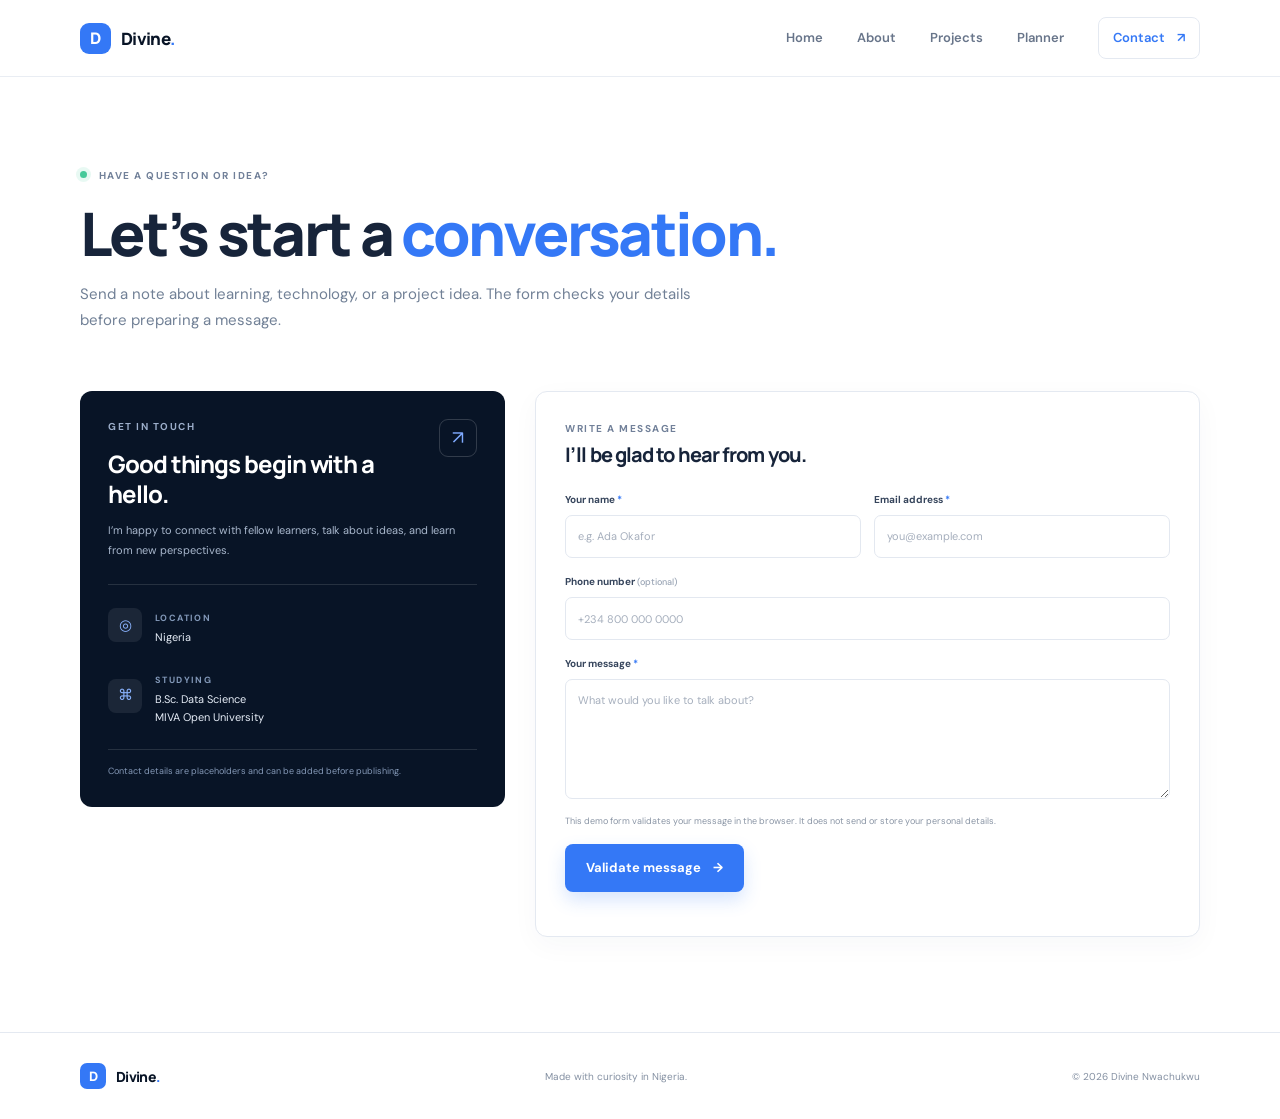
<file: contact.html>
<!doctype html>
<html lang="en">
<head>
  <meta charset="utf-8"><meta name="viewport" content="width=device-width, initial-scale=1">
  <meta name="description" content="Contact MIVA Open University Data Science student Divine Nwachukwu.">
  <title>Contact | Divine Nwachukwu</title>
  <link rel="preconnect" href="https://fonts.googleapis.com"><link rel="preconnect" href="https://fonts.gstatic.com" crossorigin>
  <link href="https://fonts.googleapis.com/css2?family=DM+Sans:wght@400;500;600;700&family=Manrope:wght@400;500;600;700;800&display=swap" rel="stylesheet">
  <link rel="stylesheet" href="style.css"><script src="script.js" defer></script>
</head>
<body><a class="skip-link" href="#main">Skip to content</a>
  <header class="site-header"><div class="container nav-wrap"><a class="brand" href="index.html"><span class="brand-mark">D</span><span>Divine<span class="brand-dot">.</span></span></a><button class="menu-toggle" type="button" aria-expanded="false" aria-controls="primary-nav" aria-label="Open navigation"><span></span><span></span></button><nav class="primary-nav" id="primary-nav" aria-label="Main navigation"><a href="index.html">Home</a><a href="about.html">About</a><a href="projects.html">Projects</a><a href="planner.html">Planner</a><a class="nav-contact" href="contact.html">Contact <span aria-hidden="true">↗</span></a></nav></div></header>
  <main id="main">
    <section class="page-hero container contact-hero"><p class="eyebrow"><span class="status-dot"></span> HAVE A QUESTION OR IDEA?</p><h1>Let’s start a <span class="text-gradient">conversation.</span></h1><p>Send a note about learning, technology, or a project idea. The form checks your details before preparing a message.</p></section>
    <section class="container contact-layout section-top">
      <aside class="contact-aside"><div class="contact-aside-top"><span class="contact-symbol">↗</span><p class="eyebrow">GET IN TOUCH</p><h2>Good things begin with a hello.</h2><p>I’m happy to connect with fellow learners, talk about ideas, and learn from new perspectives.</p></div><div class="contact-detail"><span class="detail-icon">◎</span><div><span class="card-kicker">LOCATION</span><p>Nigeria</p></div></div><div class="contact-detail"><span class="detail-icon">⌘</span><div><span class="card-kicker">STUDYING</span><p>B.Sc. Data Science<br>MIVA Open University</p></div></div><p class="contact-placeholder-note">Contact details are placeholders and can be added before publishing.</p></aside>
      <div class="contact-form-panel"><div class="panel-heading"><div><p class="eyebrow">WRITE A MESSAGE</p><h2>I’ll be glad to hear from you.</h2></div></div><form id="contact-form" novalidate>
        <div class="form-row"><div class="form-field"><label for="contact-name">Your name <span>*</span></label><input id="contact-name" name="name" autocomplete="name" type="text" placeholder="e.g. Ada Okafor" required aria-describedby="name-error"><span class="field-error" id="name-error"></span></div><div class="form-field"><label for="contact-email">Email address <span>*</span></label><input id="contact-email" name="email" autocomplete="email" type="email" placeholder="you@example.com" required aria-describedby="email-error"><span class="field-error" id="email-error"></span></div></div>
        <div class="form-field"><label for="contact-phone">Phone number <span class="optional">(optional)</span></label><input id="contact-phone" name="phone" autocomplete="tel" type="tel" placeholder="+234 800 000 0000" aria-describedby="phone-error"><span class="field-error" id="phone-error"></span></div>
        <div class="form-field"><label for="contact-message">Your message <span>*</span></label><textarea id="contact-message" name="message" rows="5" maxlength="2000" placeholder="What would you like to talk about?" required aria-describedby="message-error"></textarea><span class="field-error" id="message-error"></span></div>
        <p class="form-hint">This demo form validates your message in the browser. It does not send or store your personal details.</p><button class="button button-primary" type="submit">Validate message <span>→</span></button><p id="contact-status" class="form-status" role="status" aria-live="polite"></p>
      </form></div>
    </section>
  </main>
  <footer class="site-footer"><div class="container footer-inner"><a class="brand" href="index.html"><span class="brand-mark">D</span><span>Divine<span class="brand-dot">.</span></span></a><p>Made with curiosity in Nigeria.</p><p>© <span data-year></span> Divine Nwachukwu</p></div></footer>
</body></html>
</file>
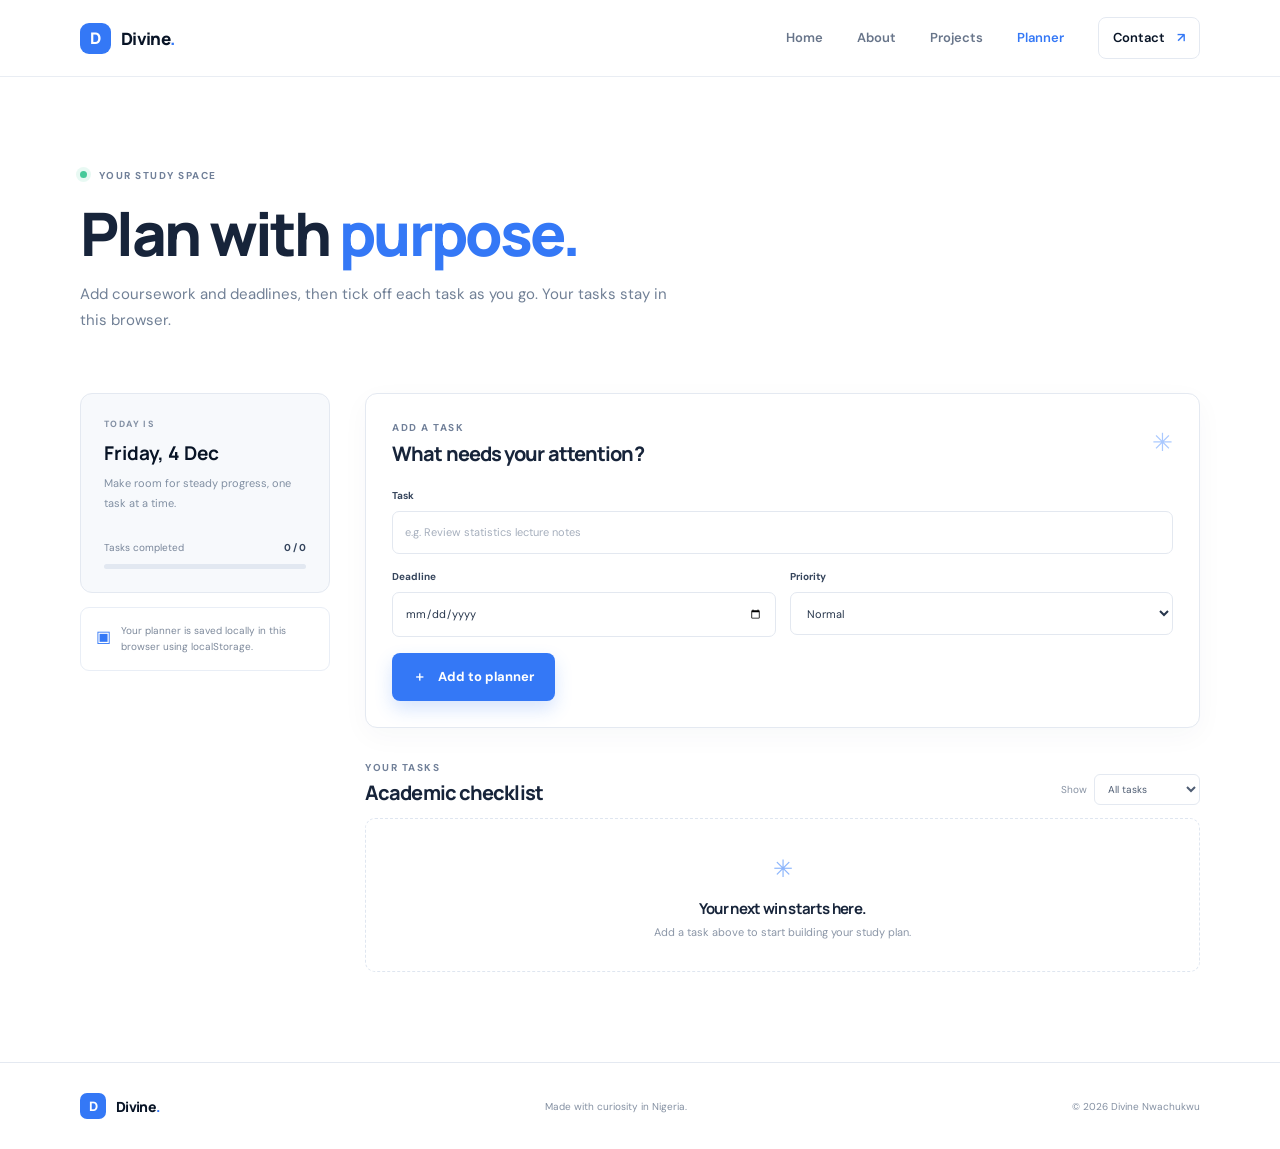
<file: planner.html>
<!doctype html>
<html lang="en">
<head>
  <meta charset="utf-8"><meta name="viewport" content="width=device-width, initial-scale=1">
  <meta name="description" content="Plan coursework and deadlines with Divine Nwachukwu's local, interactive academic planner.">
  <title>Academic Planner | Divine Nwachukwu</title>
  <link rel="preconnect" href="https://fonts.googleapis.com"><link rel="preconnect" href="https://fonts.gstatic.com" crossorigin>
  <link href="https://fonts.googleapis.com/css2?family=DM+Sans:wght@400;500;600;700&family=Manrope:wght@400;500;600;700;800&display=swap" rel="stylesheet">
  <link rel="stylesheet" href="style.css"><script src="script.js" defer></script>
</head>
<body><a class="skip-link" href="#main">Skip to content</a>
  <header class="site-header"><div class="container nav-wrap"><a class="brand" href="index.html"><span class="brand-mark">D</span><span>Divine<span class="brand-dot">.</span></span></a><button class="menu-toggle" type="button" aria-expanded="false" aria-controls="primary-nav" aria-label="Open navigation"><span></span><span></span></button><nav class="primary-nav" id="primary-nav" aria-label="Main navigation"><a href="index.html">Home</a><a href="about.html">About</a><a href="projects.html">Projects</a><a href="planner.html">Planner</a><a class="nav-contact" href="contact.html">Contact <span aria-hidden="true">↗</span></a></nav></div></header>
  <main id="main">
    <section class="page-hero container planner-hero"><p class="eyebrow"><span class="status-dot"></span> YOUR STUDY SPACE</p><h1>Plan with <span class="text-gradient">purpose.</span></h1><p>Add coursework and deadlines, then tick off each task as you go. Your tasks stay in this browser.</p></section>
    <section class="container planner-layout section-top">
      <aside class="planner-sidebar"><div class="today-card"><p class="card-kicker">TODAY IS</p><p class="today-date" data-today></p><p class="muted-copy">Make room for steady progress, one task at a time.</p><div class="progress-label"><span>Tasks completed</span><strong data-progress-count>0 / 0</strong></div><div class="progress-track"><span data-progress-bar></span></div></div><div class="privacy-note"><span>▣</span><p>Your planner is saved locally in this browser using localStorage.</p></div></aside>
      <div class="planner-main"><div class="planner-panel"><div class="panel-heading"><div><p class="eyebrow">ADD A TASK</p><h2>What needs your attention?</h2></div><span class="panel-spark">✳</span></div><form id="task-form" class="task-form" novalidate><div class="form-field task-title-field"><label for="task-title">Task</label><input id="task-title" name="title" type="text" maxlength="120" placeholder="e.g. Review statistics lecture notes" required><span class="field-error" id="task-title-error"></span></div><div class="form-row"><div class="form-field"><label for="task-deadline">Deadline</label><input id="task-deadline" name="deadline" type="date"></div><div class="form-field"><label for="task-priority">Priority</label><select id="task-priority" name="priority"><option value="normal">Normal</option><option value="high">High</option><option value="low">Low</option></select></div></div><button class="button button-primary add-task-button" type="submit"><span aria-hidden="true">＋</span> Add to planner</button></form></div>
        <div class="task-list-heading"><div><p class="eyebrow">YOUR TASKS</p><h2>Academic checklist</h2></div><label class="filter-label" for="task-filter">Show <select id="task-filter"><option value="all">All tasks</option><option value="active">To do</option><option value="completed">Completed</option></select></label></div>
        <div id="task-list" class="task-list" aria-live="polite"></div><div id="empty-tasks" class="empty-state"><span class="empty-icon">✳</span><h3>Your next win starts here.</h3><p>Add a task above to start building your study plan.</p></div><p id="planner-status" class="sr-only" aria-live="polite"></p>
      </div>
    </section>
  </main>
  <footer class="site-footer"><div class="container footer-inner"><a class="brand" href="index.html"><span class="brand-mark">D</span><span>Divine<span class="brand-dot">.</span></span></a><p>Made with curiosity in Nigeria.</p><p>© <span data-year></span> Divine Nwachukwu</p></div></footer>
</body></html>
</file>
<file: style.css>
/* Shared visual system */
:root{--navy:#081426;--navy-2:#0e1e34;--blue:#3478f6;--cyan:#54c9f5;--ink:#17243a;--muted:#758196;--line:#e4e9f1;--paper:#fff;--soft:#f5f8fc;--green:#47c99a;--font-body:"DM Sans",sans-serif;--font-display:"Manrope",sans-serif}
*{box-sizing:border-box}html{scroll-behavior:smooth}body{margin:0;color:var(--ink);background:var(--paper);font-family:var(--font-body);font-size:15px;line-height:1.7;-webkit-font-smoothing:antialiased}img{display:block;max-width:100%}a{color:inherit;text-decoration:none}button,input,textarea,select{font:inherit}button,a,input,textarea,select{-webkit-tap-highlight-color:transparent}.container{width:min(1120px,calc(100% - 48px));margin-inline:auto}.sr-only{position:absolute;width:1px;height:1px;padding:0;margin:-1px;overflow:hidden;clip:rect(0,0,0,0);white-space:nowrap;border:0}.skip-link{position:absolute;top:-60px;left:16px;z-index:100;background:#fff;color:var(--navy);padding:10px 16px;border-radius:8px}.skip-link:focus{top:12px}.site-header{position:sticky;top:0;z-index:50;background:rgba(255,255,255,.94);border-bottom:1px solid rgba(228,233,241,.8);backdrop-filter:blur(16px)}.nav-wrap{height:76px;display:flex;align-items:center;justify-content:space-between}.brand{display:inline-flex;align-items:center;gap:10px;color:var(--navy);font:800 17px var(--font-display);letter-spacing:-.7px}.brand-mark{width:31px;height:31px;display:grid;place-items:center;background:var(--blue);color:#fff;border-radius:9px;font-size:16px}.brand-dot{color:var(--blue)}.primary-nav{display:flex;align-items:center;gap:34px}.primary-nav>a{font-size:13px;font-weight:600;color:#68758a;transition:color .2s ease}.primary-nav>a:hover,.primary-nav>a[aria-current=page]{color:var(--blue)}.primary-nav .nav-contact{border:1px solid var(--line);border-radius:8px;padding:9px 14px;color:var(--navy)}.nav-contact span{padding-left:9px;color:var(--blue)}.menu-toggle{display:none}
.eyebrow{margin:0 0 15px;color:#718099;font-size:10px;font-weight:700;letter-spacing:1.5px;line-height:1.5}.status-dot{display:inline-block;width:7px;height:7px;margin-right:8px;vertical-align:1px;border-radius:50%;background:var(--green);box-shadow:0 0 0 4px rgba(71,201,154,.12)}h1,h2,h3,p{margin-top:0}h1,h2,h3{font-family:var(--font-display);letter-spacing:-.045em}h1{font-size:clamp(42px,5.4vw,70px);line-height:1.12;font-weight:800}h2{font-size:clamp(25px,3vw,34px);line-height:1.25;font-weight:750}h3{font-size:19px;line-height:1.4}.text-gradient{color:var(--blue)}.button{min-height:48px;display:inline-flex;align-items:center;justify-content:center;gap:12px;padding:0 20px;border:1px solid transparent;border-radius:8px;font-size:13px;font-weight:700;transition:transform .2s ease,box-shadow .2s ease,background .2s ease}.button:hover{transform:translateY(-2px)}.button-primary{background:var(--blue);color:white;box-shadow:0 8px 18px rgba(52,120,246,.2)}.button-primary:hover{background:#2469e7;box-shadow:0 11px 22px rgba(52,120,246,.28)}.button-quiet{padding-inline:10px;color:var(--navy)}.play-icon{display:grid;place-items:center;width:25px;height:25px;border:1px solid var(--line);border-radius:50%;font-size:8px;color:var(--blue)}.button-light{color:var(--navy);background:#fff}.button-light:hover{box-shadow:0 8px 24px rgba(0,0,0,.15)}
.hero{min-height:568px;display:grid;grid-template-columns:1.07fr .93fr;align-items:center;gap:50px;padding-top:45px;padding-bottom:58px}.hero-copy{padding:10px 0}.hero-copy .eyebrow{margin-bottom:20px}.hero h1{margin-bottom:22px}.hero-intro{max-width:500px;margin-bottom:28px;color:#647188;font-size:16px;line-height:1.8}.hero-intro strong{color:var(--ink);font-weight:700}.hero-actions{display:flex;align-items:center;gap:16px}.hero-meta{display:flex;align-items:center;gap:13px;margin-top:55px;color:#8390a3;font-size:11px}.hero-meta strong{color:var(--navy)}.meta-line{width:38px;height:1px;background:#d7deea}.hero-visual{position:relative;min-height:440px;display:grid;place-items:center}.portrait-frame{position:relative;width:min(344px,80%);height:390px;padding:12px;background:white;border:1px solid #e8edf5;border-radius:175px 175px 26px 26px;box-shadow:0 30px 75px rgba(14,30,52,.1);z-index:2}.portrait-frame>img{width:100%;height:100%;object-fit:cover;border-radius:165px 165px 18px 18px;background:#e8f0fd}.portrait-label{position:absolute;bottom:26px;left:50%;white-space:nowrap;transform:translateX(-50%);padding:8px 13px;border:1px solid rgba(255,255,255,.75);border-radius:30px;background:rgba(255,255,255,.94);font-size:9px;font-weight:700;letter-spacing:1px;color:#46536a;box-shadow:0 5px 16px rgba(7,20,38,.08)}.portrait-label .status-dot{width:6px;height:6px}.float-card{position:absolute;z-index:3;display:flex;align-items:center;gap:11px;padding:13px 15px;border:1px solid #edf0f5;border-radius:11px;background:#fff;box-shadow:0 14px 35px rgba(19,38,67,.1);color:#718096;font-size:10px;line-height:1.5}.float-card strong{color:var(--navy);font-size:12px}.float-card-top{top:69px;left:-4px}.float-icon{display:grid;place-items:center;width:30px;height:30px;border-radius:9px;background:#eef5ff;color:var(--blue);font-size:19px}.float-card-bottom{right:-2px;bottom:70px}.float-number{font:800 15px var(--font-display);color:var(--blue)}.visual-orbit{position:absolute;border:1px solid #eaf0fa;border-radius:50%;z-index:1}.orbit-one{width:430px;height:430px}.orbit-two{width:500px;height:500px;border-style:dashed;opacity:.65}.intro-strip{background:var(--soft);border-block:1px solid #edf1f7}.intro-strip-inner{min-height:78px;display:flex;align-items:center;gap:35px}.intro-strip-inner>p{margin:0;color:#8290a4;font-size:11px}.interest-list{display:flex;align-items:center;gap:18px;color:#34435b;font-size:12px;font-weight:600}.interest-list i{width:4px;height:4px;border-radius:50%;background:#a9b5c6}.intro-strip-inner>a{margin-left:auto;color:var(--blue);font-size:20px}
.section{padding-top:92px;padding-bottom:92px}.section-top{padding-top:30px}.section-heading{display:flex;align-items:end;justify-content:space-between;gap:24px;margin-bottom:30px}.section-heading .eyebrow{margin-bottom:8px}.section-heading h2{margin-bottom:0}.text-link{display:inline-flex;align-items:center;gap:10px;color:var(--blue);font-size:12px;font-weight:700}.text-link span{font-size:17px;transition:transform .2s}.text-link:hover span{transform:translateX(4px)}.home-bottom{padding-top:76px;padding-bottom:82px}.home-grid{display:grid;grid-template-columns:1fr 1fr 1fr;gap:18px}.feature-card,.video-card{position:relative;min-height:250px;padding:25px;border:1px solid var(--line);border-radius:13px;background:#fff}.feature-icon{display:grid;place-items:center;width:38px;height:38px;margin-bottom:21px;border-radius:10px;background:#eef4ff;color:var(--blue);font-size:19px}.card-kicker{margin:0 0 9px;color:#8390a4;font-size:9px;font-weight:700;letter-spacing:1.4px}.feature-card h3{margin:0 25px 10px 0}.feature-card>p:not(.card-kicker){max-width:280px;color:#748197;font-size:12px;line-height:1.7}.card-arrow{position:absolute;right:20px;bottom:18px;color:var(--blue);font-size:19px}.feature-card-blue{background:#f4f8ff;border-color:#e8f0ff}.feature-card-blue .feature-icon{background:#fff}.video-card{padding:19px}.video-heading{display:flex;justify-content:space-between;gap:8px}.video-heading .eyebrow{font-size:8px}.video-duration{color:#8e9aad;font-size:8px;font-weight:700;letter-spacing:.8px}.video-card video{width:100%;height:143px;border-radius:8px;background:#eaf1fa;object-fit:cover}.video-card>p{margin:10px 0 0;color:#7a8799;font-size:10px}.cta-band{background:var(--navy);color:#fff}.cta-inner{min-height:210px;display:flex;align-items:center;justify-content:space-between;gap:30px}.cta-inner .eyebrow{color:#8ea2c3}.cta-inner h2{margin:0 0 8px;font-size:29px}.cta-inner>div>p:last-child{margin:0;color:#aab8cc;font-size:13px}.site-footer{border-top:1px solid var(--line);background:#fff}.footer-inner{min-height:86px;display:flex;align-items:center;justify-content:space-between;gap:20px}.footer-inner>p{margin:0;color:#8490a2;font-size:10px}.footer-inner .brand{font-size:14px}.footer-inner .brand-mark{width:26px;height:26px;border-radius:7px;font-size:13px}
.page-hero{padding-top:91px;padding-bottom:39px}.page-hero .eyebrow{margin-bottom:17px}.page-hero h1{margin:0 0 15px;font-size:clamp(40px,5.1vw,60px)}.page-hero>p:last-child{max-width:615px;margin-bottom:0;color:#718096;font-size:15px}.about-layout{display:grid;grid-template-columns:.75fr 1.25fr;align-items:center;gap:76px;padding-bottom:34px}.about-photo{position:relative;width:100%;max-width:335px;height:350px;padding:10px;border:1px solid var(--line);border-radius:18px;background:var(--soft)}.about-photo img{width:100%;height:100%;object-fit:cover;border-radius:11px;background:#e8f0fd}.photo-caption{position:absolute;left:22px;bottom:22px;padding:8px 12px;border:1px solid #eef0f4;border-radius:20px;background:#fff;color:#5e6c81;font-size:10px;font-weight:600}.photo-caption .status-dot{width:6px;height:6px}.about-story h2{margin-bottom:16px}.about-story>p:not(.eyebrow){color:#6e7b90;font-size:13px;line-height:1.9}.about-story .text-link{margin-top:7px}.about-cards{display:grid;grid-template-columns:repeat(3,1fr);gap:17px}.info-card{position:relative;min-height:241px;padding:25px;border:1px solid var(--line);border-radius:12px;background:#fff}.info-number{position:absolute;top:20px;right:22px;color:#b9c5d5;font:700 11px var(--font-display)}.info-card h3{margin:0 0 9px}.info-card>p:not(.card-kicker){color:#728096;font-size:12px;line-height:1.8}.tag{display:inline-block;margin-top:6px;padding:5px 9px;border-radius:5px;background:#edf5ff;color:#3672d5;font-size:9px;font-weight:700}.tag-list{display:flex;flex-wrap:wrap;gap:7px;padding:0;margin:15px 0 0;list-style:none}.tag-list li{padding:5px 8px;border:1px solid #e8edf5;border-radius:5px;color:#65738a;font-size:9px;font-weight:600}.interest-bullets{display:grid;gap:9px;margin:12px 0 0;padding-left:17px;color:#718096;font-size:11px}.interest-bullets li::marker{color:var(--blue)}.skills-section{padding-top:8px}.heading-note{max-width:250px;margin:0 0 4px;color:#8692a4;font-size:11px}.table-wrap{overflow-x:auto;border:1px solid var(--line);border-radius:11px}.table-wrap table{width:100%;border-collapse:collapse;text-align:left}.table-wrap th,.table-wrap td{padding:16px 21px;border-bottom:1px solid var(--line);font-size:11px}.table-wrap thead th{background:#f6f8fb;color:#7e899c;font-size:9px;font-weight:700;letter-spacing:1px;text-transform:uppercase}.table-wrap tbody tr:last-child th,.table-wrap tbody tr:last-child td{border-bottom:0}.table-wrap tbody th{color:#29384f;font-weight:700}.table-wrap tbody td{color:#718096}.stage-pill{display:inline-block;padding:4px 9px;border-radius:15px;background:#eaf8f3;color:#258e68;font-size:9px;font-weight:700}.stage-muted{background:#f0f3f8;color:#738095}
.projects-grid{display:grid;grid-template-columns:repeat(3,1fr);gap:20px;padding-top:22px;padding-bottom:30px}.project-card{overflow:hidden;border:1px solid var(--line);border-radius:13px;background:white;transition:transform .25s ease,box-shadow .25s ease}.project-card:hover{transform:translateY(-5px);box-shadow:0 18px 38px rgba(21,44,77,.09)}.project-image{position:relative;height:188px;overflow:hidden;background:#edf3fc}.project-image img{width:100%;height:100%;object-fit:cover;transition:transform .35s ease}.project-card:hover .project-image img{transform:scale(1.035)}.project-index{position:absolute;top:13px;left:14px;padding:6px 9px;border:1px solid rgba(255,255,255,.7);border-radius:5px;background:rgba(255,255,255,.88);color:#45607f;font-size:8px;font-weight:700;letter-spacing:.9px}.project-content{padding:22px}.project-content h2{margin:0 0 10px;font-size:19px}.project-content>p:not(.card-kicker){min-height:85px;margin-bottom:0;color:#718096;font-size:11px;line-height:1.8}.project-content .tag-list{margin:14px 0 18px}.project-content .text-link{font-size:11px}.project-note{display:flex;align-items:center;gap:13px;margin-top:0;margin-bottom:80px;padding:16px 19px;border:1px solid #e7eefb;border-radius:9px;background:#f7faff}.note-icon{color:var(--blue);font-size:18px}.project-note p{margin:0;color:#728096;font-size:11px}.project-note strong{color:#2e405b}
.planner-hero{padding-bottom:30px}.planner-layout{display:grid;grid-template-columns:250px 1fr;align-items:start;gap:35px;padding-bottom:90px}.planner-sidebar{display:grid;gap:14px}.today-card{padding:23px;border:1px solid var(--line);border-radius:12px;background:#f7f9fc}.today-card .card-kicker{margin-bottom:8px}.today-date{margin-bottom:8px;color:var(--navy);font:700 19px var(--font-display)}.muted-copy{margin-bottom:26px;color:#8290a3;font-size:11px;line-height:1.75}.progress-label{display:flex;justify-content:space-between;margin-bottom:8px;color:#79869a;font-size:10px}.progress-label strong{color:#34445c}.progress-track{height:5px;overflow:hidden;border-radius:6px;background:#e2e8f1}.progress-track>span{display:block;width:0;height:100%;border-radius:6px;background:var(--blue);transition:width .3s ease}.privacy-note{display:flex;gap:10px;padding:15px;border:1px solid #e9eef6;border-radius:9px;color:var(--blue)}.privacy-note>span{font-size:16px}.privacy-note p{margin:0;color:#7d899b;font-size:10px;line-height:1.6}.planner-panel,.contact-form-panel{padding:26px;border:1px solid var(--line);border-radius:12px;background:white;box-shadow:0 8px 28px rgba(26,46,74,.035)}.panel-heading{display:flex;align-items:center;justify-content:space-between;margin-bottom:21px}.panel-heading .eyebrow{margin-bottom:6px}.panel-heading h2{margin:0;font-size:20px}.panel-spark{color:#aac9ff;font-size:25px}.task-form{display:grid;gap:14px}.form-field{display:flex;flex-direction:column;min-width:0}.form-field label{margin-bottom:7px;color:#36455c;font-size:10px;font-weight:700}.form-field label>span:not(.optional){color:var(--blue)}.optional{color:#9aa5b5;font-size:9px;font-weight:500}.form-field input,.form-field select,.form-field textarea{width:100%;min-height:43px;padding:11px 12px;border:1px solid #e3e8f0;border-radius:7px;outline:none;background:#fff;color:#27364c;font-size:11px;transition:border-color .2s,box-shadow .2s}.form-field textarea{min-height:120px;resize:vertical}.form-field input::placeholder,.form-field textarea::placeholder{color:#a6afbd}.form-field input:focus,.form-field select:focus,.form-field textarea:focus{border-color:#7da9fb;box-shadow:0 0 0 3px rgba(52,120,246,.1)}.form-field input[aria-invalid=true],.form-field textarea[aria-invalid=true]{border-color:#dc6060}.form-row{display:grid;grid-template-columns:1fr 1fr;gap:14px}.add-task-button{justify-self:start;margin-top:2px}.task-list-heading{display:flex;align-items:end;justify-content:space-between;gap:15px;margin-top:32px;margin-bottom:13px}.task-list-heading .eyebrow{margin-bottom:5px}.task-list-heading h2{margin:0;font-size:20px}.filter-label{display:flex;align-items:center;gap:7px;color:#8792a3;font-size:10px}.filter-label select{padding:7px 23px 7px 9px;border:1px solid var(--line);border-radius:6px;background:#fff;color:#4f5d73;font-size:10px}.task-list{display:grid;gap:9px}.task-item{display:grid;grid-template-columns:20px 1fr auto;align-items:center;gap:13px;padding:14px 16px;border:1px solid var(--line);border-radius:9px;background:#fff;animation:fade-up .3s ease both}.task-check{width:17px;height:17px;margin:0;accent-color:var(--blue);cursor:pointer}.task-item h3{margin:0;color:#35435a;font:600 12px var(--font-body);letter-spacing:0}.task-item.is-complete h3{color:#9aa4b2;text-decoration:line-through}.task-meta{display:flex;flex-wrap:wrap;gap:8px;margin-top:5px;color:#8b96a7;font-size:9px}.priority-badge{color:#8d6a25}.priority-high{color:#d45a56}.priority-low{color:#408a70}.task-delete{width:31px;height:31px;border:0;border-radius:7px;background:#f7f8fa;color:#8a96a8;cursor:pointer;font-size:15px}.task-delete:hover{background:#fff0f0;color:#cf5555}.empty-state{padding:30px 20px;border:1px dashed #dfe6f0;border-radius:10px;text-align:center}.empty-state[hidden]{display:none}.empty-icon{color:#8db6fc;font-size:24px}.empty-state h3{margin:8px 0 4px;font-size:15px}.empty-state p{margin:0;color:#8b96a7;font-size:11px}.field-error{min-height:0;margin-top:4px;color:#c74747;font-size:10px}.field-error:empty{display:none}
.contact-hero{padding-bottom:28px}.contact-layout{display:grid;grid-template-columns:.78fr 1.22fr;align-items:start;gap:30px;padding-bottom:95px}.contact-aside{padding:28px;border-radius:12px;background:var(--navy);color:#fff}.contact-aside-top{position:relative;padding-bottom:23px;border-bottom:1px solid rgba(255,255,255,.12)}.contact-symbol{position:absolute;top:0;right:0;display:grid;place-items:center;width:38px;height:38px;border:1px solid rgba(255,255,255,.17);border-radius:9px;color:#7faaff;font-size:19px}.contact-aside .eyebrow{color:#9caeca}.contact-aside-top h2{max-width:280px;margin-bottom:12px;font-size:24px}.contact-aside-top>p:last-child{margin:0;color:#a8b7cc;font-size:11px;line-height:1.8}.contact-detail{display:flex;align-items:center;gap:13px;padding-top:19px}.detail-icon{display:grid;place-items:center;width:34px;height:34px;border-radius:8px;background:rgba(255,255,255,.08);color:#8bb4ff}.contact-detail .card-kicker{margin-bottom:3px;color:#8298b8}.contact-detail p{margin:0;color:#e5ecf6;font-size:11px;line-height:1.6}.contact-placeholder-note{margin:22px 0 0;padding-top:14px;border-top:1px solid rgba(255,255,255,.12);color:#8498b6;font-size:9px;line-height:1.7}.contact-form-panel{padding:29px}.contact-form-panel .panel-heading{margin-bottom:24px}.contact-form-panel form{display:grid;gap:15px}.contact-form-panel .form-row{gap:13px}.form-hint{margin:0;color:#8a95a5;font-size:9px;line-height:1.65}.contact-form-panel button{justify-self:start}.form-status{min-height:0;margin:0;color:#258e68;font-size:11px}.form-status:not(:empty){padding:9px 11px;border-radius:6px;background:#edf9f4}.form-status.error{color:#bd4343;background:#fff0f0}.reveal{animation:fade-up .6s ease both}@keyframes fade-up{from{opacity:0;transform:translateY(12px)}to{opacity:1;transform:translateY(0)}}
@media(min-width:1200px){.hero{min-height:610px}.hero-visual{min-height:485px}.portrait-frame{height:420px;width:365px}}
@media(max-width:900px){.hero{min-height:510px;gap:20px}.hero-visual{min-height:390px;overflow:hidden}.portrait-frame{height:340px}.orbit-one{width:370px;height:370px}.orbit-two{width:430px;height:430px}.float-card-top{left:0}.float-card-bottom{right:0}.home-grid{grid-template-columns:1fr 1fr}.video-card{grid-column:span 2;min-height:auto}.video-card video{height:200px}.about-layout{gap:40px}.about-cards{grid-template-columns:1fr 1fr}.info-card:last-child{grid-column:span 2;min-height:190px}.projects-grid{grid-template-columns:1fr 1fr}.planner-layout{grid-template-columns:205px 1fr;gap:20px}}
@media(max-width:650px){.container{width:min(100% - 36px,520px)}.nav-wrap{height:66px}.menu-toggle{display:flex;width:39px;height:39px;flex-direction:column;align-items:center;justify-content:center;gap:5px;border:1px solid var(--line);border-radius:8px;background:#fff}.menu-toggle span{width:16px;height:2px;border-radius:2px;background:var(--navy);transition:transform .2s}.menu-toggle[aria-expanded=true] span:first-child{transform:translateY(3.5px) rotate(45deg)}.menu-toggle[aria-expanded=true] span:last-child{transform:translateY(-3.5px) rotate(-45deg)}.primary-nav{position:absolute;top:65px;left:0;right:0;display:none;align-items:stretch;gap:0;padding:8px 18px 16px;border-bottom:1px solid var(--line);background:#fff;box-shadow:0 12px 18px rgba(13,28,51,.06)}.primary-nav.is-open{display:flex;flex-direction:column}.primary-nav>a{padding:12px 4px;border-bottom:1px solid #f0f2f6}.primary-nav .nav-contact{margin-top:8px;padding:10px 12px;border:1px solid var(--line)}.hero{grid-template-columns:1fr;gap:3px;padding-top:50px;padding-bottom:38px}.hero-copy{padding:0}.hero h1{font-size:clamp(40px,11vw,57px)}.hero-intro{font-size:14px}.hero-actions{gap:10px}.hero-actions .button{padding-inline:13px;font-size:11px}.hero-meta{margin-top:28px}.hero-visual{min-height:380px;margin-top:12px}.portrait-frame{width:270px;height:324px}.float-card-top{top:42px;left:calc(50% - 174px)}.float-card-bottom{right:calc(50% - 174px);bottom:41px}.orbit-one{width:min(340px,calc(100vw - 28px));height:min(340px,calc(100vw - 28px))}.orbit-two{width:min(390px,calc(100vw - 28px));height:min(390px,calc(100vw - 28px))}.intro-strip-inner{min-height:74px;gap:10px}.intro-strip-inner>p{max-width:68px;font-size:9px;line-height:1.45}.interest-list{flex:1;flex-wrap:wrap;gap:7px 9px;font-size:9px}.interest-list i{width:3px;height:3px}.intro-strip-inner>a{font-size:17px}.section{padding-top:62px;padding-bottom:62px}.home-bottom{padding-top:58px;padding-bottom:60px}.section-heading{align-items:flex-start;margin-bottom:23px}.section-heading>.text-link{margin-top:22px;font-size:10px;white-space:nowrap}.home-grid{grid-template-columns:1fr;gap:12px}.feature-card,.video-card{min-height:unset}.feature-card{padding:21px}.feature-icon{margin-bottom:15px}.feature-card h3{font-size:17px}.video-card{grid-column:auto}.video-card video{height:185px}.cta-inner{min-height:unset;align-items:flex-start;flex-direction:column;padding-top:37px;padding-bottom:37px}.cta-inner h2{font-size:25px}.footer-inner{min-height:unset;flex-wrap:wrap;justify-content:space-between;padding-top:21px;padding-bottom:21px}.footer-inner>p{font-size:9px}.footer-inner>p:nth-of-type(1){display:none}.page-hero{padding-top:61px;padding-bottom:23px}.page-hero h1{font-size:clamp(38px,10vw,52px)}.page-hero>p:last-child{font-size:13px}.about-layout{grid-template-columns:1fr;gap:29px;padding-top:12px}.about-photo{width:min(100%,340px);height:310px;margin:auto}.about-story h2{font-size:25px}.about-story>p:not(.eyebrow){font-size:12px}.about-cards{grid-template-columns:1fr;gap:11px}.info-card,.info-card:last-child{grid-column:auto;min-height:unset;padding:21px}.skills-section{padding-top:0}.skills-section .section-heading{display:block}.heading-note{margin-top:10px}.table-wrap table{min-width:560px}.table-wrap th,.table-wrap td{padding:13px 15px}.projects-grid{grid-template-columns:1fr;gap:15px;padding-top:10px}.project-image{height:195px}.project-content{padding:19px}.project-content>p:not(.card-kicker){min-height:unset}.project-note{margin-bottom:53px;padding:13px}.planner-layout{grid-template-columns:1fr;gap:20px;padding-top:10px;padding-bottom:60px}.planner-sidebar{grid-template-columns:1fr 1fr;gap:10px}.today-card{padding:17px}.today-date{font-size:15px}.muted-copy{margin-bottom:18px;font-size:10px}.privacy-note{align-items:center;padding:11px}.planner-panel{padding:20px}.panel-heading h2{font-size:18px}.form-row{gap:10px}.task-list-heading{align-items:center}.task-list-heading h2{font-size:18px}.task-item{gap:9px;padding:12px}.contact-layout{grid-template-columns:1fr;gap:15px;padding-top:10px;padding-bottom:60px}.contact-aside{padding:22px}.contact-aside-top h2{font-size:22px}.contact-form-panel{padding:21px}.contact-form-panel .form-row{grid-template-columns:1fr;gap:14px}.contact-form-panel .panel-heading h2{font-size:18px}}
@media(max-width:380px){.container{width:calc(100% - 28px)}.hero-actions{align-items:flex-start;flex-direction:column}.hero-actions .button-quiet{padding-left:3px}.hero-visual{min-height:340px}.portrait-frame{width:240px;height:290px}.float-card-top{left:calc(50% - 146px)}.float-card-bottom{right:calc(50% - 146px)}.planner-sidebar{grid-template-columns:1fr}.form-row{grid-template-columns:1fr}.task-list-heading{align-items:flex-start;flex-direction:column}.filter-label{align-self:flex-end}.footer-inner{column-gap:8px}.footer-inner .brand{font-size:12px}}
@media(prefers-reduced-motion:reduce){*,*::before,*::after{scroll-behavior:auto!important;animation-duration:.01ms!important;animation-iteration-count:1!important;transition-duration:.01ms!important}}
</file>
